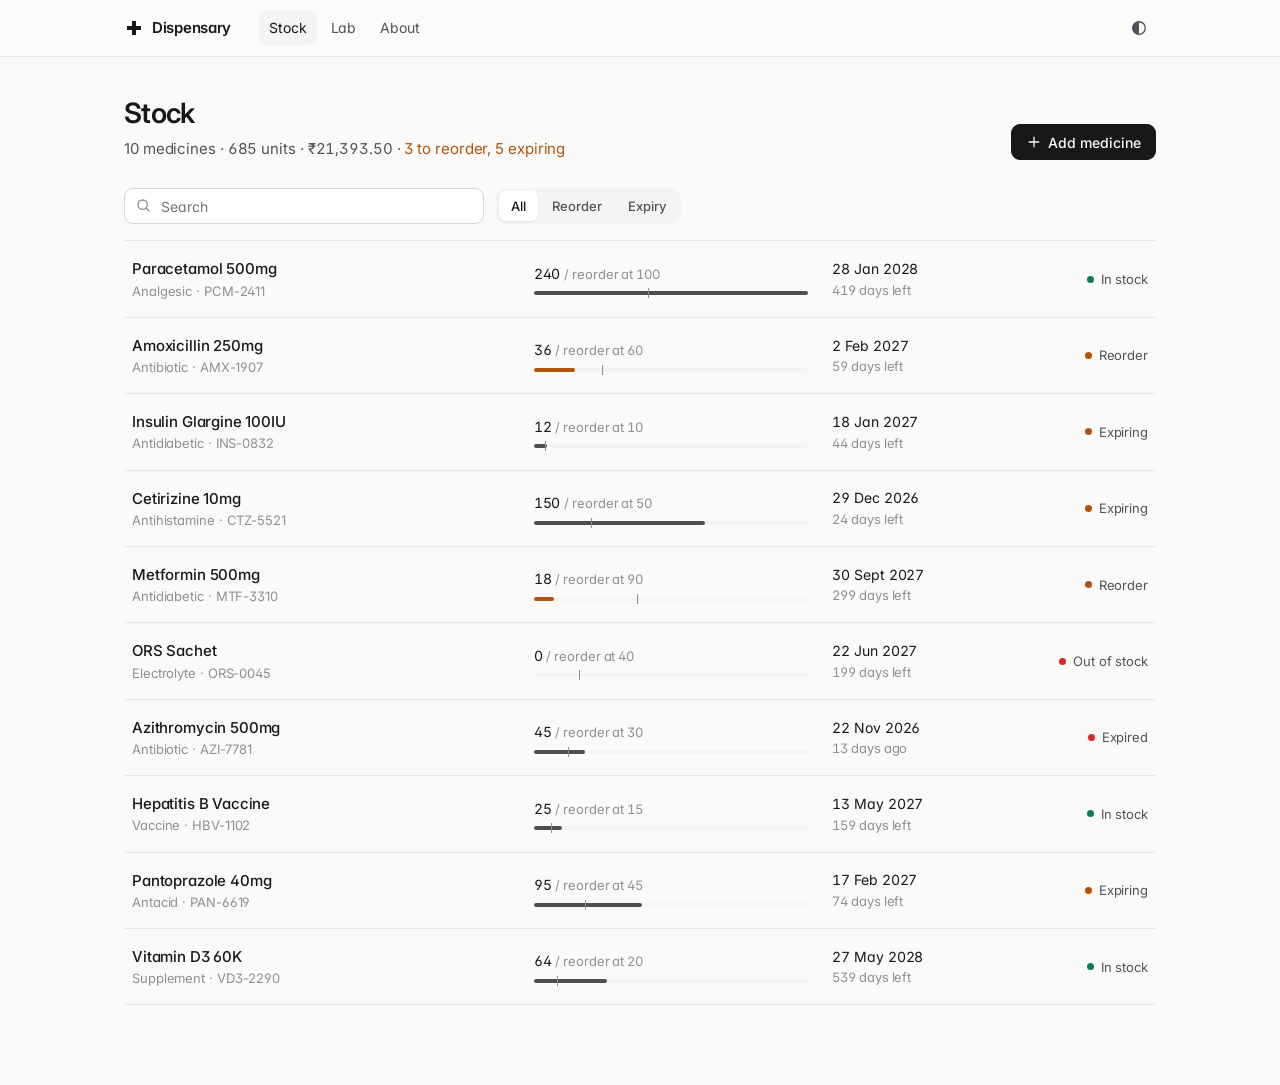
<file: index.html>
<!doctype html>
<html lang="en">
<head>
  <meta charset="utf-8">
  <meta name="viewport" content="width=device-width, initial-scale=1, viewport-fit=cover">
  <title>Pharmacy Inventory Computing System</title>
  <meta name="description" content="Pharmacy inventory with the computer architecture behind every operation. CAPP PBL, Group 91, NIET.">
  <meta name="theme-color" content="#fafaf9" media="(prefers-color-scheme: light)">
  <meta name="theme-color" content="#0b0b0c" media="(prefers-color-scheme: dark)">
  <link rel="icon" href="data:image/svg+xml,%3Csvg xmlns='http://www.w3.org/2000/svg' viewBox='0 0 32 32'%3E%3Crect width='32' height='32' rx='8' fill='%2318181b'/%3E%3Cpath d='M14 8h4v6h6v4h-6v6h-4v-6H8v-4h6z' fill='white'/%3E%3C/svg%3E">
  <link rel="preconnect" href="https://fonts.googleapis.com">
  <link rel="preconnect" href="https://fonts.gstatic.com" crossorigin>
  <link href="https://fonts.googleapis.com/css2?family=Inter:wght@400;500;600&family=JetBrains+Mono:wght@400;500&display=swap" rel="stylesheet">
  <link rel="stylesheet" href="assets/css/style.css">
</head>
<body>
  <header class="bar">
    <div class="bar-in">
      <a class="mark" href="#stock" aria-label="Home">
        <svg viewBox="0 0 20 20" aria-hidden="true"><path d="M8 3h4v5h5v4h-5v5H8v-5H3V8h5z"/></svg>
        <span>Dispensary</span>
      </a>
      <nav class="nav" aria-label="Sections">
        <a href="#stock" data-view="stock">Stock</a>
        <a href="#lab" data-view="lab">Lab</a>
        <a href="#about" data-view="about">About</a>
      </nav>
      <button class="icon" id="theme" aria-label="Toggle dark mode">
        <svg viewBox="0 0 20 20" aria-hidden="true"><path d="M10 3a7 7 0 1 0 0 14V3z"/><circle cx="10" cy="10" r="7" fill="none" stroke="currentColor" stroke-width="1.5"/></svg>
      </button>
    </div>
  </header>

  <main>
    <!-- ================= STOCK ================= -->
    <section class="view" id="view-stock">
      <div class="head">
        <div>
          <h1>Stock</h1>
          <p class="lede" id="summary"></p>
        </div>
        <button class="btn solid" id="add">
          <svg viewBox="0 0 20 20" aria-hidden="true"><path d="M10 4v12M4 10h12"/></svg>Add medicine
        </button>
      </div>

      <div class="tools">
        <label class="search">
          <svg viewBox="0 0 20 20" aria-hidden="true"><circle cx="9" cy="9" r="5.5"/><path d="m13 13 3.5 3.5"/></svg>
          <input type="search" id="q" placeholder="Search" aria-label="Search medicines">
        </label>
        <div class="seg" id="filter" role="tablist" aria-label="Filter">
          <button data-f="all" class="on">All</button>
          <button data-f="reorder">Reorder</button>
          <button data-f="expiry">Expiry</button>
        </div>
      </div>

      <div class="list" id="list" role="list"></div>
    </section>

    <!-- ================= LAB ================= -->
    <section class="view" id="view-lab">
      <div class="head">
        <div>
          <h1>Lab</h1>
          <p class="lede">The hardware behind each operation, one concept at a time.</p>
        </div>
      </div>
      <div class="lab">
        <nav class="topics" id="topics" aria-label="Concepts"></nav>
        <article class="panel" id="panel"></article>
      </div>
    </section>

    <!-- ================= ABOUT ================= -->
    <section class="view" id="view-about">
      <div class="head">
        <div>
          <h1>About</h1>
          <p class="lede">Computer Architecture &amp; Parallel Processing (CCSE0304) · PBL Group 91 · NIET Greater Noida</p>
        </div>
      </div>
      <div class="about">
        <div>
          <p class="prose">A pharmacy inventory system in which every computation runs on simulated hardware. A sale is an ALU subtraction. A low-stock alert is a bit mask. A price is an IEEE 754 word. A stock scan is a program on a small CPU, run one clock at a time.</p>

          <h2>Progress</h2>
          <div class="meter"><span style="width:60%"></span></div>
          <p class="small"><b>60%</b>. Units 1–3 are implemented. Units 4–5 (cache, coherence and parallel systems) come in the final review.</p>

          <h2>Syllabus</h2>
          <dl class="rows" id="syllabus"></dl>
        </div>
        <aside>
          <h2>Team</h2>
          <ul class="team">
            <li><span>Utkarsh Raj Shukla</span><code>2501330100398</code></li>
            <li><span>Vivek Kumar</span><code>2501330100414</code></li>
            <li><span>Vishal Gupta</span><code>2501330100411</code></li>
            <li><span>Yash Srivastava</span><code>2501330100422</code></li>
            <li><span>Nishant Kumar Mahto</span><code>0261DCS009</code></li>
          </ul>
          <p class="small">Faculty: Dr. Amrita Bhatnagar<br>SDG 3: Good Health &amp; Well-Being</p>

          <h2>Links</h2>
          <ul class="links">
            <li><a href="https://github.com/utk042/CAPP-PBL" target="_blank" rel="noopener">Source code ↗</a></li>
            <li><a href="https://github.com/utk042/CAPP-PBL/tree/claude/capp-syllabus-completion-h5zlb3/reports" target="_blank" rel="noopener">Progress reports ↗</a></li>
          </ul>
          <h2>References</h2>
          <p class="small">Class notes and lecture slides, Units 1–3 · Mano, <i>Computer System Architecture</i> · Stallings, <i>Computer Organization and Architecture</i> · Hamacher, <i>Computer Organization</i> · IEEE 754-2019</p>
        </aside>
      </div>
    </section>
  </main>

  <!-- medicine detail sheet -->
  <dialog class="sheet" id="sheet" aria-labelledby="sheetTitle">
    <div class="sheet-in" id="sheetBody"></div>
  </dialog>

  <!-- add / edit form -->
  <dialog class="sheet" id="editor" aria-labelledby="edTitle">
    <form class="sheet-in" id="edForm" method="dialog">
      <div class="sheet-head">
        <h2 id="edTitle">Add medicine</h2>
        <button class="icon" value="cancel" formnovalidate aria-label="Close"><svg viewBox="0 0 20 20"><path d="m5 5 10 10M15 5 5 15"/></svg></button>
      </div>
      <div class="fields">
        <label class="wide">Name<input name="name" required autocomplete="off"></label>
        <label>Category<input name="category"></label>
        <label>Batch<input name="batch"></label>
        <label class="wide">Supplier<input name="supplier"></label>
        <label>Units<input name="qty" type="number" min="0" max="65535" required></label>
        <label>Units per pack<input name="packSize" type="number" min="1" max="255" required></label>
        <label>Reorder level<input name="reorder" type="number" min="0" max="65535" required></label>
        <label>Unit price (₹)<input name="price" type="number" min="0" step="0.01" required></label>
        <label class="wide">Expiry<input name="expiry" type="date" required></label>
        <label class="check"><input name="rx" type="checkbox"> Prescription only</label>
        <label class="check"><input name="cold" type="checkbox"> Cold storage</label>
      </div>
      <div class="sheet-foot">
        <button class="btn" value="cancel" formnovalidate>Cancel</button>
        <button class="btn solid" value="save">Save</button>
      </div>
    </form>
  </dialog>

  <div class="toast" id="toast" role="status" aria-live="polite"></div>

  <script src="assets/js/alu.js"></script>
  <script src="assets/js/cpu.js"></script>
  <script src="assets/js/store.js"></script>
  <script src="assets/js/app.js"></script>
</body>
</html>
</file>
<file: assets/css/style.css>
/* ---------------------------------------------------------------- tokens */
:root {
  --bg: #fafaf9;
  --surface: #ffffff;
  --sunken: #f4f4f2;
  --text: #18181b;
  --text-2: #52525b;
  --text-3: #8f8f97;
  --line: #e7e7e4;
  --line-2: #d6d6d2;
  --ink: #18181b;
  --on-ink: #fafaf9;
  --accent: #0d7a5f;
  --warn: #b45309;
  --bad: #dc2626;
  --bit-on: #18181b;
  --bit-off: #ececea;
  --sign: #7c3aed;
  --exp: #0369a1;
  --frac: #0d7a5f;
  --shadow: 0 1px 2px rgba(24, 24, 27, .04), 0 8px 24px -12px rgba(24, 24, 27, .12);
  --sans: Inter, ui-sans-serif, system-ui, -apple-system, "Segoe UI", sans-serif;
  --mono: "JetBrains Mono", ui-monospace, SFMono-Regular, Menlo, monospace;
  --r: 12px;
  color-scheme: light;
}
@media (prefers-color-scheme: dark) {
  :root:not([data-theme="light"]) {
    --bg: #0b0b0c; --surface: #131315; --sunken: #18181b; --text: #ececee; --text-2: #a1a1aa; --text-3: #71717a;
    --line: #232326; --line-2: #2e2e33; --ink: #ececee; --on-ink: #0b0b0c; --accent: #34d399; --warn: #fbbf24; --bad: #f87171;
    --bit-on: #ececee; --bit-off: #232326; --sign: #a78bfa; --exp: #38bdf8; --frac: #34d399;
    --shadow: 0 1px 2px rgba(0, 0, 0, .4), 0 8px 24px -12px rgba(0, 0, 0, .6); color-scheme: dark;
  }
}
:root[data-theme="dark"] {
  --bg: #0b0b0c; --surface: #131315; --sunken: #18181b; --text: #ececee; --text-2: #a1a1aa; --text-3: #71717a;
  --line: #232326; --line-2: #2e2e33; --ink: #ececee; --on-ink: #0b0b0c; --accent: #34d399; --warn: #fbbf24; --bad: #f87171;
  --bit-on: #ececee; --bit-off: #232326; --sign: #a78bfa; --exp: #38bdf8; --frac: #34d399;
  --shadow: 0 1px 2px rgba(0, 0, 0, .4), 0 8px 24px -12px rgba(0, 0, 0, .6); color-scheme: dark;
}

/* ---------------------------------------------------------------- base */
* { box-sizing: border-box; }
html { -webkit-text-size-adjust: 100%; }
body {
  margin: 0; background: var(--bg); color: var(--text);
  font: 400 15px/1.55 var(--sans); letter-spacing: -0.006em;
  -webkit-font-smoothing: antialiased; font-feature-settings: "cv11", "ss01";
}
h1 { font-size: 28px; line-height: 1.15; font-weight: 600; letter-spacing: -0.025em; margin: 0; }
h2 { font-size: 13px; font-weight: 500; color: var(--text-3); margin: 32px 0 12px; }
h3 { font-size: 15px; font-weight: 600; margin: 0 0 4px; letter-spacing: -0.01em; }
a { color: inherit; }
code, .mono { font-family: var(--mono); font-size: 0.86em; letter-spacing: 0; }
svg { width: 18px; height: 18px; fill: none; stroke: currentColor; stroke-width: 1.6; stroke-linecap: round; stroke-linejoin: round; flex: none; }
.num { font-variant-numeric: tabular-nums; }
.small { font-size: 13px; color: var(--text-2); margin: 8px 0; }
.muted { color: var(--text-3); }
.prose { font-size: 16px; color: var(--text-2); max-width: 60ch; margin: 0; }
button { font: inherit; color: inherit; }
::selection { background: color-mix(in srgb, var(--accent) 25%, transparent); }

/* ---------------------------------------------------------------- top bar */
.bar { position: sticky; top: 0; z-index: 10; background: color-mix(in srgb, var(--bg) 82%, transparent); backdrop-filter: saturate(1.6) blur(14px); -webkit-backdrop-filter: saturate(1.6) blur(14px); border-bottom: 1px solid var(--line); }
.bar-in { max-width: 1080px; margin: 0 auto; height: 56px; padding: 0 24px; display: flex; align-items: center; gap: 28px; }
.mark { display: flex; align-items: center; gap: 8px; text-decoration: none; font-weight: 600; letter-spacing: -0.02em; }
.mark svg { width: 20px; height: 20px; fill: var(--ink); stroke: none; }
.nav { display: flex; gap: 4px; flex: 1; }
.nav a { text-decoration: none; color: var(--text-2); font-size: 14px; padding: 6px 10px; border-radius: 8px; transition: color .15s, background .15s; }
.nav a:hover { color: var(--text); }
.nav a.on { color: var(--text); background: var(--sunken); }
.icon { display: grid; place-items: center; width: 34px; height: 34px; border-radius: 9px; border: 0; background: none; color: var(--text-2); cursor: pointer; }
.icon:hover { background: var(--sunken); color: var(--text); }
.icon svg path[d^="M10 3"] { fill: currentColor; stroke: none; }

/* ---------------------------------------------------------------- layout */
main { max-width: 1080px; margin: 0 auto; padding: 40px 24px 80px; }
.view { display: none; animation: in .25s ease; }
.view.on { display: block; }
@keyframes in { from { opacity: 0; transform: translateY(4px); } to { opacity: 1; transform: none; } }
.head { display: flex; align-items: flex-end; justify-content: space-between; gap: 16px; margin-bottom: 28px; }
.lede { margin: 8px 0 0; color: var(--text-2); }

/* ---------------------------------------------------------------- controls */
.btn {
  display: inline-flex; align-items: center; gap: 6px; height: 36px; padding: 0 14px; border-radius: 9px; cursor: pointer;
  border: 1px solid var(--line-2); background: var(--surface); font-size: 14px; font-weight: 500; white-space: nowrap;
  transition: background .15s, border-color .15s, transform .05s;
}
.btn:hover { border-color: var(--text-3); }
.btn:active { transform: translateY(1px); }
.btn.solid { background: var(--ink); color: var(--on-ink); border-color: var(--ink); }
.btn.solid:hover { opacity: .9; }
.btn.quiet { border-color: transparent; background: none; color: var(--text-2); padding: 0 8px; }
.btn.quiet:hover { color: var(--text); background: var(--sunken); }
.btn.danger { color: var(--bad); }
.btn svg { width: 16px; height: 16px; }
input, select, textarea {
  font: inherit; font-size: 14px; color: var(--text); background: var(--surface); border: 1px solid var(--line-2);
  border-radius: 9px; height: 36px; padding: 0 11px; outline: none; transition: border-color .15s, box-shadow .15s; min-width: 0;
}
textarea { height: auto; padding: 10px 12px; }
input:focus, select:focus, textarea:focus { border-color: var(--text-3); box-shadow: 0 0 0 3px color-mix(in srgb, var(--text) 8%, transparent); }
input[type="checkbox"] { height: auto; accent-color: var(--ink); }
:focus-visible { outline: 2px solid var(--accent); outline-offset: 2px; }
input:focus-visible, select:focus-visible, textarea:focus-visible { outline: none; }

.seg { max-width: 100%; overflow-x: auto; scrollbar-width: none; display: inline-flex; padding: 3px; background: var(--sunken); border-radius: 10px; gap: 2px; }
.seg button { border: 0; background: none; height: 30px; padding: 0 12px; border-radius: 7px; font-size: 13px; font-weight: 500; color: var(--text-2); cursor: pointer; white-space: nowrap; }
.seg button.on { background: var(--surface); color: var(--text); box-shadow: 0 1px 2px rgba(0, 0, 0, .08); }

.tools { display: flex; gap: 12px; align-items: center; margin-bottom: 16px; flex-wrap: wrap; }
.search { position: relative; flex: 1 1 240px; max-width: 360px; display: flex; }
.search svg { position: absolute; left: 11px; top: 9px; width: 17px; height: 17px; color: var(--text-3); }
.search input { width: 100%; padding-left: 36px; }

/* ---------------------------------------------------------------- stock list */
.list { border-top: 1px solid var(--line); }
.row {
  display: grid; grid-template-columns: minmax(0, 2.2fr) minmax(0, 1.6fr) minmax(0, 1fr) 120px; gap: 24px; align-items: center;
  padding: 16px 8px; border-bottom: 1px solid var(--line); cursor: pointer; transition: background .12s; border-radius: 0;
}
.row:hover { background: color-mix(in srgb, var(--sunken) 70%, transparent); }
.row .nm { font-weight: 500; letter-spacing: -0.01em; overflow: hidden; text-overflow: ellipsis; white-space: nowrap; }
.row .sub { font-size: 13px; color: var(--text-3); overflow: hidden; text-overflow: ellipsis; white-space: nowrap; }
.qty { display: grid; gap: 7px; }
.qty .n { font-size: 14px; }
.qty .n small { color: var(--text-3); font-size: 13px; }
.track { position: relative; height: 4px; border-radius: 4px; background: var(--sunken); overflow: visible; }
.track i { position: absolute; left: 0; top: 0; bottom: 0; border-radius: 4px; background: var(--text); opacity: .75; }
.track i.low { background: var(--warn); opacity: 1; }
.track b { position: absolute; top: -3px; width: 1px; height: 10px; background: var(--text-3); }
.exp { font-size: 14px; }
.exp small { display: block; font-size: 13px; color: var(--text-3); }
.state { display: inline-flex; align-items: center; gap: 7px; font-size: 13px; color: var(--text-2); justify-self: end; white-space: nowrap; }
.dot { width: 7px; height: 7px; border-radius: 50%; background: var(--accent); flex: none; }
.dot.warn { background: var(--warn); }
.dot.bad { background: var(--bad); }
.empty { padding: 48px 8px; color: var(--text-3); text-align: center; }

/* ---------------------------------------------------------------- sheet (dialog) */
dialog.sheet {
  margin: 0 0 0 auto; height: 100dvh; max-height: 100dvh; width: min(460px, 100vw); max-width: 100vw;
  border: 0; border-left: 1px solid var(--line); padding: 0; background: var(--surface); color: var(--text);
  box-shadow: -24px 0 48px -24px rgba(0, 0, 0, .25);
}
dialog.sheet[open] { animation: slide .22s cubic-bezier(.2, .8, .2, 1); }
@keyframes slide { from { transform: translateX(24px); opacity: 0; } to { transform: none; opacity: 1; } }
dialog::backdrop { background: rgba(10, 10, 12, .28); backdrop-filter: blur(2px); }
.sheet-in { padding: 24px; display: flex; flex-direction: column; gap: 24px; min-height: 100%; }
.sheet-head { display: flex; justify-content: space-between; align-items: flex-start; gap: 12px; }
.sheet-head h2 { margin: 0; font-size: 22px; font-weight: 600; color: var(--text); letter-spacing: -0.02em; line-height: 1.2; }
.sheet-head p { margin: 4px 0 0; color: var(--text-3); font-size: 13px; }
.sheet-foot { margin-top: auto; display: flex; justify-content: flex-end; gap: 8px; padding-top: 8px; }
.facts { display: grid; grid-template-columns: 1fr 1fr; gap: 1px; background: var(--line); border: 1px solid var(--line); border-radius: var(--r); overflow: hidden; }
.facts div { background: var(--surface); padding: 12px 14px; }
.facts dt { font-size: 12px; color: var(--text-3); }
.facts dd { margin: 2px 0 0; font-size: 15px; font-weight: 500; }
.move { display: flex; gap: 8px; }
.move input { flex: 1; width: 0; }
.err { color: var(--bad); font-size: 13px; margin: 6px 0 0; min-height: 0; }
.hood { border-top: 1px solid var(--line); padding-top: 4px; }
.hood h2 { margin-top: 16px; }
.hood-row { display: flex; justify-content: space-between; gap: 16px; padding: 10px 0; border-bottom: 1px dashed var(--line); font-size: 13px; }
.hood-row:last-child { border-bottom: 0; }
.hood-row > span:first-child { color: var(--text-3); flex: none; }
.hood-row > span:last-child { text-align: right; }
.fields { display: grid; grid-template-columns: 1fr 1fr; gap: 14px; }
.fields label { display: grid; gap: 6px; font-size: 13px; color: var(--text-2); }
.fields .wide { grid-column: 1 / -1; }
.fields .check { display: flex; align-items: center; gap: 8px; }

/* ---------------------------------------------------------------- bits */
.bits { display: inline-flex; gap: 2px; flex-wrap: wrap; font-family: var(--mono); font-size: 12px; line-height: 1; vertical-align: middle; }
.bits span { width: 16px; height: 20px; display: grid; place-items: center; border-radius: 4px; background: var(--bit-off); color: var(--text-3); }
.bits span.on { background: var(--bit-on); color: var(--on-ink); }
.bits.s span { background: color-mix(in srgb, var(--sign) 18%, transparent); color: var(--sign); }
.bits.e span { background: color-mix(in srgb, var(--exp) 16%, transparent); color: var(--exp); }
.bits.f span { background: color-mix(in srgb, var(--frac) 14%, transparent); color: var(--frac); }
.bits.sm span { width: 12px; height: 16px; font-size: 10px; }
.bitrow { display: flex; flex-wrap: wrap; gap: 6px; align-items: center; }
.hood .bitrow { justify-content: flex-end; }
.key { display: flex; gap: 16px; flex-wrap: wrap; font-size: 12px; color: var(--text-3); margin: 10px 0 0; }
.key i { display: inline-block; width: 8px; height: 8px; border-radius: 2px; margin-right: 6px; }

/* ---------------------------------------------------------------- lab */
.lab { display: grid; grid-template-columns: 200px minmax(0, 1fr); gap: 48px; align-items: start; }
.topics { position: sticky; top: 80px; display: grid; gap: 2px; }
.topics .grp { font-size: 12px; color: var(--text-3); margin: 18px 10px 6px; }
.topics .grp:first-child { margin-top: 0; }
.topics a { display: block; text-decoration: none; padding: 7px 10px; border-radius: 8px; font-size: 14px; color: var(--text-2); }
.topics a:hover { color: var(--text); }
.topics a.on { background: var(--sunken); color: var(--text); font-weight: 500; }
.panel { min-width: 0; }
.panel > h2:first-child { margin-top: 0; }
.panel .intro { color: var(--text-2); margin: 6px 0 24px; max-width: 62ch; }
.inputs { display: flex; flex-wrap: wrap; gap: 12px; align-items: flex-end; margin-bottom: 24px; }
.inputs label { display: grid; gap: 6px; font-size: 12px; color: var(--text-3); }
.inputs input[type="number"], .inputs input[type="text"] { width: 120px; }
.card { background: var(--surface); border: 1px solid var(--line); border-radius: var(--r); padding: 20px; box-shadow: var(--shadow); }
.card + .card, .card + .tbl, .tbl + .card { margin-top: 16px; }
.out { display: grid; gap: 12px; }
.out-row { display: grid; grid-template-columns: 72px minmax(0, 1fr) auto; gap: 16px; align-items: center; font-size: 13px; }
.out-row > span:first-child { color: var(--text-3); }
.out-row.total { border-top: 1px solid var(--line); padding-top: 12px; }
.big { font-size: 32px; font-weight: 600; letter-spacing: -0.03em; line-height: 1.1; }
.flags { display: flex; gap: 16px; font-family: var(--mono); font-size: 13px; color: var(--text-3); }
.flags b { color: var(--text); font-weight: 500; }
.answer { margin-top: 20px; font-size: 15px; }
.answer b { font-weight: 600; }

.tbl { overflow-x: auto; border: 1px solid var(--line); border-radius: var(--r); background: var(--surface); }
table { border-collapse: collapse; width: 100%; font-size: 13px; }
th, td { text-align: left; padding: 9px 14px; border-bottom: 1px solid var(--line); white-space: nowrap; }
th { font-weight: 500; color: var(--text-3); font-size: 12px; background: var(--surface); position: sticky; top: 0; }
tr:last-child td { border-bottom: 0; }
td.mono, .mono td { font-family: var(--mono); font-size: 12px; }
td.wrap { white-space: normal; }
tr.cur td { background: color-mix(in srgb, var(--accent) 10%, transparent); }
.tbl.scroll { max-height: 340px; overflow-y: auto; }

.steps { display: grid; gap: 0; border-left: 1px solid var(--line-2); margin-left: 4px; }
.step { position: relative; padding: 0 0 18px 20px; }
.step::before { content: ""; position: absolute; left: -4px; top: 6px; width: 7px; height: 7px; border-radius: 50%; background: var(--surface); border: 1px solid var(--text-3); }
.step:last-child { padding-bottom: 0; }
.step b { font-size: 13px; font-weight: 500; }
.step pre { margin: 4px 0 0; font-family: var(--mono); font-size: 12px; color: var(--text-2); white-space: pre-wrap; word-break: break-all; }

/* cpu */
.cpu { display: grid; grid-template-columns: minmax(0, 1fr) minmax(0, 1fr); gap: 16px; }
.regs { display: grid; grid-template-columns: repeat(4, minmax(0, 1fr)); gap: 1px; background: var(--line); border: 1px solid var(--line); border-radius: var(--r); overflow: hidden; }
.reg { background: var(--surface); padding: 8px 10px; font-family: var(--mono); font-size: 12px; transition: background .3s; }
.reg span { display: block; font-family: var(--sans); font-size: 11px; color: var(--text-3); }
.reg.chg { background: color-mix(in srgb, var(--accent) 12%, var(--surface)); }
.now { font-size: 13px; }
.now .rtl { font-family: var(--mono); font-size: 15px; margin: 6px 0 12px; }
.tline { display: flex; gap: 4px; flex-wrap: wrap; margin-bottom: 12px; }
.tline span { font-family: var(--mono); font-size: 11px; padding: 3px 7px; border-radius: 6px; background: var(--sunken); color: var(--text-3); }
.tline span.on { background: var(--ink); color: var(--on-ink); }
.word { font-family: var(--mono); font-size: 12px; word-break: break-all; color: var(--text-2); }
.controls { display: flex; gap: 8px; flex-wrap: wrap; margin: 16px 0; align-items: center; }
details summary { cursor: pointer; font-size: 13px; color: var(--text-2); margin: 8px 0; }
details textarea { width: 100%; min-height: 240px; font-family: var(--mono); font-size: 12px; line-height: 1.5; resize: vertical; }

/* pipeline */
table.pipe td, table.pipe th { padding: 6px 4px; text-align: center; min-width: 30px; font-family: var(--mono); font-size: 11px; }
table.pipe td:first-child, table.pipe th:first-child { text-align: left; padding-left: 14px; min-width: 150px; position: sticky; left: 0; background: var(--surface); z-index: 1; }
.s { border-radius: 4px; display: block; padding: 3px 0; }
.s-IF, .s-ID { background: var(--sunken); color: var(--text-2); }
.s-EX { background: var(--ink); color: var(--on-ink); }
.s-MEM, .s-WB { background: color-mix(in srgb, var(--accent) 16%, transparent); color: var(--accent); }
.s-x { color: var(--bad); }
.stats { display: grid; grid-template-columns: repeat(4, minmax(0, 1fr)); gap: 1px; background: var(--line); border: 1px solid var(--line); border-radius: var(--r); overflow: hidden; margin-bottom: 16px; }
.stats div { background: var(--surface); padding: 14px 16px; }
.stats span { display: block; font-size: 12px; color: var(--text-3); }
.stats b { font-size: 20px; font-weight: 600; letter-spacing: -0.02em; }

/* flynn */
.lanes { display: grid; grid-template-columns: repeat(5, minmax(0, 1fr)); gap: 8px; margin: 16px 0; }
.lane { border: 1px solid var(--line); border-radius: 10px; padding: 10px; font-size: 12px; transition: background .2s, border-color .2s; background: var(--surface); }
.lane .n { font-weight: 500; white-space: nowrap; overflow: hidden; text-overflow: ellipsis; }
.lane .d { color: var(--text-3); }
.lane.go { border-color: var(--text); }
.lane.ok { background: color-mix(in srgb, var(--accent) 8%, var(--surface)); }
.lane.bad { background: color-mix(in srgb, var(--bad) 10%, var(--surface)); }

/* about */
.about { display: grid; grid-template-columns: minmax(0, 1fr) 300px; gap: 64px; }
.about h2:first-child { margin-top: 0; }
.meter { height: 6px; background: var(--sunken); border-radius: 6px; overflow: hidden; max-width: 420px; }
.meter span { display: block; height: 100%; background: var(--ink); border-radius: 6px; }
dl.rows { margin: 0; border-top: 1px solid var(--line); }
dl.rows div { display: grid; grid-template-columns: 64px minmax(0, 1fr) auto; gap: 16px; padding: 12px 0; border-bottom: 1px solid var(--line); font-size: 14px; }
dl.rows dt { color: var(--text-3); }
dl.rows dd { margin: 0; }
dl.rows dd:last-child { text-align: right; white-space: nowrap; font-size: 13px; color: var(--text-3); }
dl.rows dd:last-child.done { color: var(--accent); }
.team, .links { list-style: none; margin: 0; padding: 0; }
.team li { display: flex; align-items: baseline; justify-content: space-between; gap: 12px; padding: 9px 0; border-bottom: 1px solid var(--line); font-size: 14px; }
.team code { color: var(--text-3); }
.links li { padding: 4px 0; }
.links a { text-decoration: none; font-size: 14px; border-bottom: 1px solid var(--line-2); }
.links a:hover { border-color: var(--text); }

.toast { position: fixed; left: 50%; bottom: 24px; transform: translate(-50%, 8px); background: var(--ink); color: var(--on-ink); padding: 10px 16px; border-radius: 10px; font-size: 13px; opacity: 0; pointer-events: none; transition: opacity .2s, transform .2s; max-width: calc(100vw - 32px); box-shadow: var(--shadow); }
.toast.on { opacity: 1; transform: translate(-50%, 0); }

/* ---------------------------------------------------------------- responsive */
@media (max-width: 860px) {
  .lab { grid-template-columns: minmax(0, 1fr); gap: 24px; }
  .topics { position: static; display: flex; overflow-x: auto; gap: 4px; margin: 0 -24px; padding: 0 24px 4px; scrollbar-width: none; }
  .topics::-webkit-scrollbar { display: none; }
  .topics .grp { display: none; }
  .topics a { white-space: nowrap; border: 1px solid var(--line); border-radius: 999px; padding: 6px 12px; }
  .topics a.on { border-color: var(--ink); background: var(--ink); color: var(--on-ink); }
  .cpu { grid-template-columns: minmax(0, 1fr); }
  .about { grid-template-columns: minmax(0, 1fr); gap: 16px; }
}
@media (max-width: 640px) {
  .bar-in { padding: 0 16px; gap: 12px; }
  .mark span { display: none; }
  main { padding: 28px 16px 64px; }
  h1 { font-size: 24px; }
  .head { align-items: flex-start; flex-direction: column; margin-bottom: 20px; }
  .head .btn { width: 100%; justify-content: center; }
  .search { max-width: none; flex-basis: 100%; }
  .row { grid-template-columns: minmax(0, 1fr) auto; grid-template-areas: "nm st" "qty exp"; gap: 10px 16px; padding: 14px 4px; }
  .row > .a { grid-area: nm; } .row > .qty { grid-area: qty; } .row > .exp { grid-area: exp; text-align: right; } .row > .state { grid-area: st; }
  .topics { margin: 0 -16px; padding: 0 16px 4px; }
  .stats { grid-template-columns: repeat(2, minmax(0, 1fr)); }
  .reg { padding: 7px 8px; font-size: 11px; }
  .lanes { grid-template-columns: repeat(2, minmax(0, 1fr)); }
  .fields { grid-template-columns: minmax(0, 1fr); }
  .out-row { grid-template-columns: 28px minmax(0, 1fr) auto; gap: 10px; }
  .big { font-size: 26px; }
  .sheet-in { padding: 20px 16px; }
}
@media (prefers-reduced-motion: reduce) { * { animation: none !important; transition: none !important; } }
</file>
